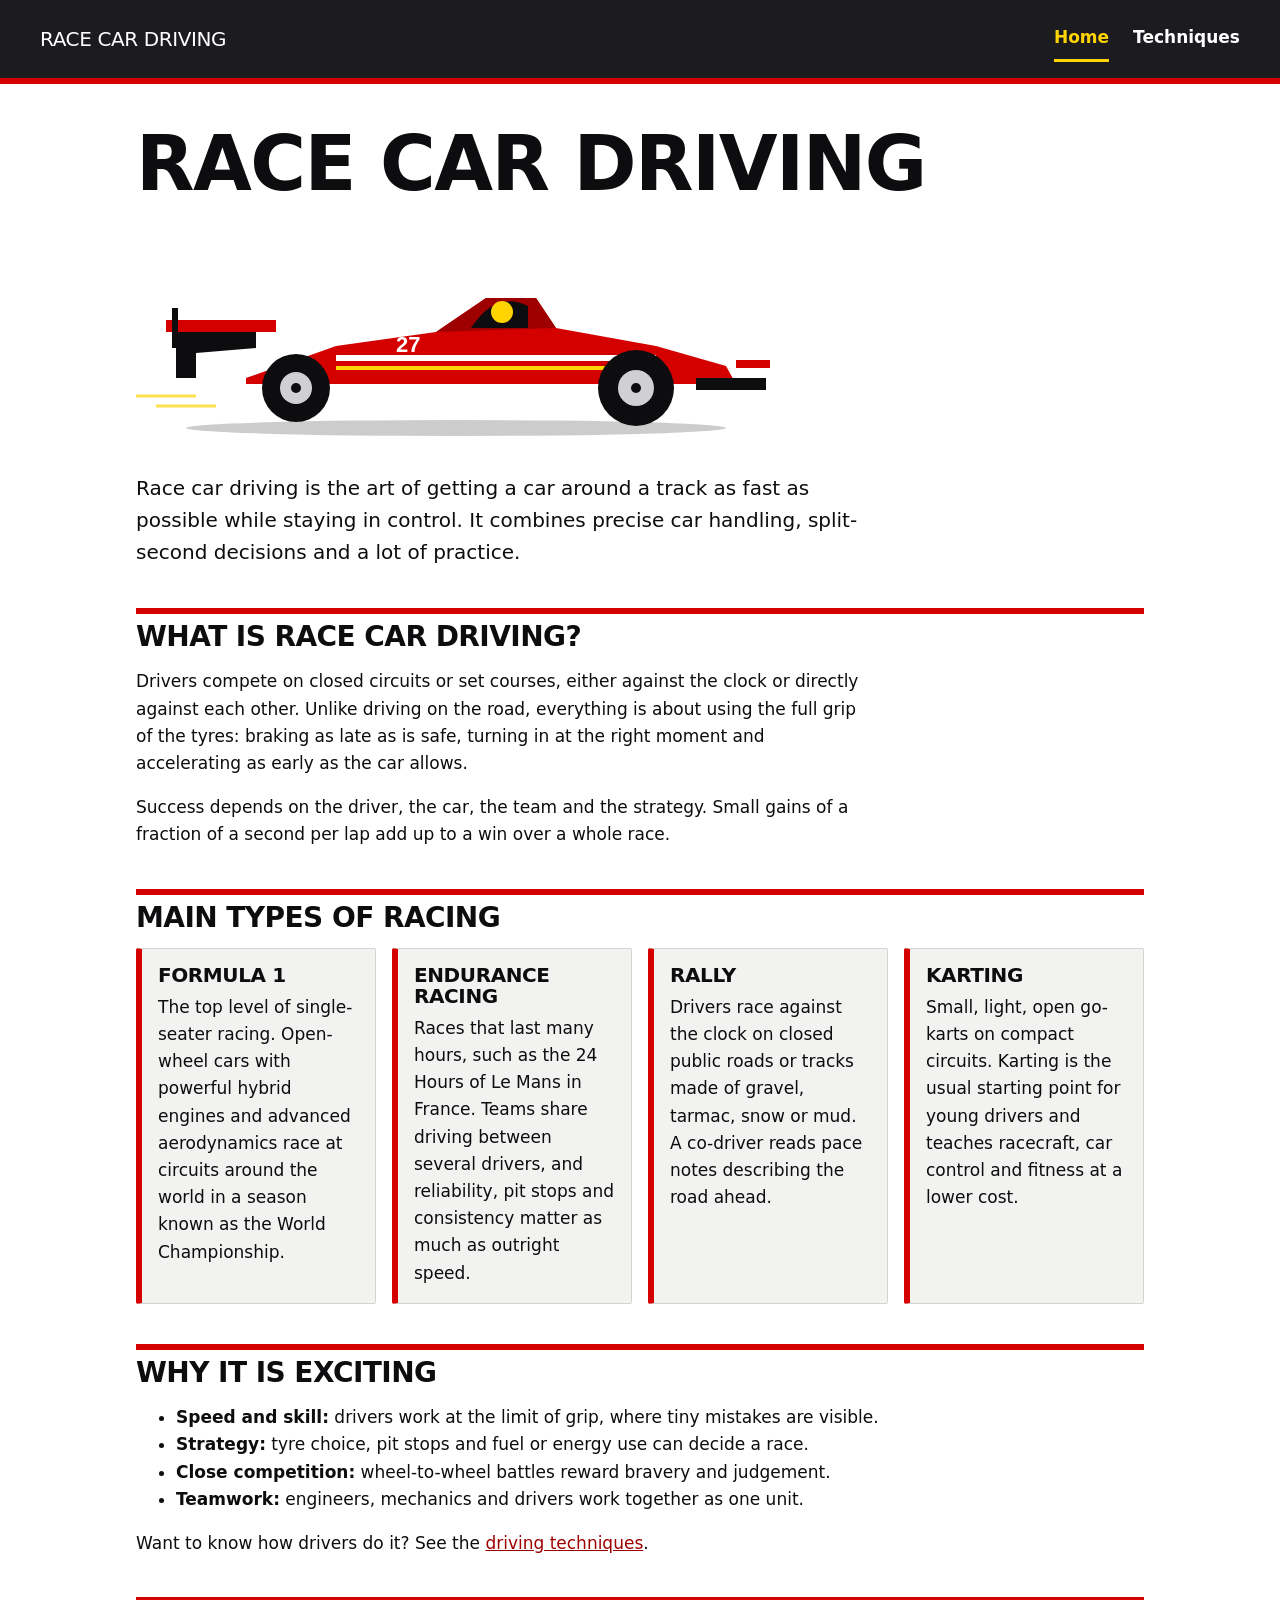
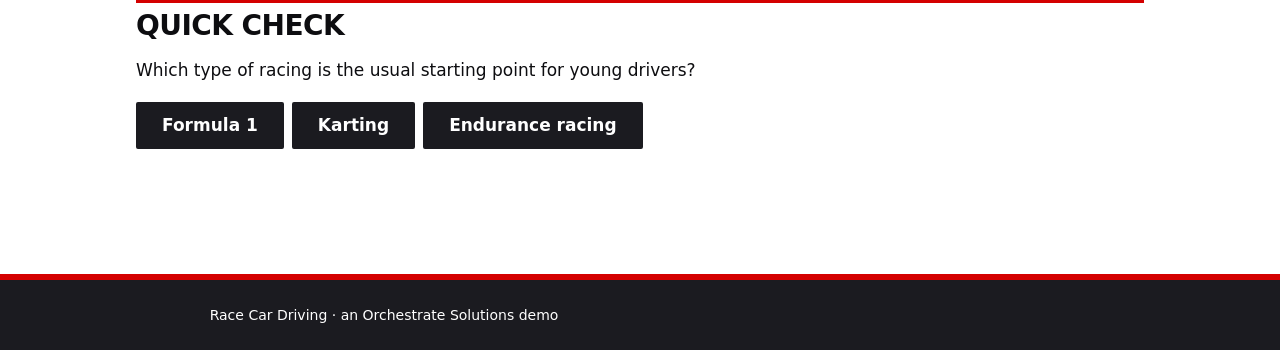
<file: index.html>
<!doctype html>
<html lang="en">
<head>
  <meta charset="utf-8">
  <meta name="viewport" content="width=device-width, initial-scale=1">
  <title>Home | Race Car Driving</title>
  <link rel="stylesheet" href="css/tokens.css">
  <link rel="stylesheet" href="css/layout.css">
  <link rel="stylesheet" href="css/site.css">
</head>
<body>
  <a class="skip-link" href="#main">Skip to content</a>
  <header class="site-header">
    <a class="brand" href="index.html">Race Car Driving</a>
    <nav aria-label="Main">
      <ul>
        <li><a href="index.html">Home</a></li>
        <li><a href="pages/techniques.html">Techniques</a></li>
      </ul>
    </nav>
  </header>
  <main id="main">
    <h1>Race Car Driving</h1>
    <img src="assets/f1-car.svg" width="640" height="220" style="max-width:100%;height:auto" alt="Side view of a red open-wheel Formula 1 style race car">
    <p class="lead">Race car driving is the art of getting a car around a track as fast as possible while staying in control. It combines precise car handling, split-second decisions and a lot of practice.</p>

    <section aria-labelledby="what">
      <h2 id="what">What is race car driving?</h2>
      <p>Drivers compete on closed circuits or set courses, either against the clock or directly against each other. Unlike driving on the road, everything is about using the full grip of the tyres: braking as late as is safe, turning in at the right moment and accelerating as early as the car allows.</p>
      <p>Success depends on the driver, the car, the team and the strategy. Small gains of a fraction of a second per lap add up to a win over a whole race.</p>
    </section>

    <section aria-labelledby="types">
      <h2 id="types">Main types of racing</h2>
      <ul class="cards">
        <li><h3>Formula 1</h3><p>The top level of single-seater racing. Open-wheel cars with powerful hybrid engines and advanced aerodynamics race at circuits around the world in a season known as the World Championship.</p></li>
        <li><h3>Endurance racing</h3><p>Races that last many hours, such as the 24 Hours of Le Mans in France. Teams share driving between several drivers, and reliability, pit stops and consistency matter as much as outright speed.</p></li>
        <li><h3>Rally</h3><p>Drivers race against the clock on closed public roads or tracks made of gravel, tarmac, snow or mud. A co-driver reads pace notes describing the road ahead.</p></li>
        <li><h3>Karting</h3><p>Small, light, open go-karts on compact circuits. Karting is the usual starting point for young drivers and teaches racecraft, car control and fitness at a lower cost.</p></li>
      </ul>
    </section>

    <section aria-labelledby="why">
      <h2 id="why">Why it is exciting</h2>
      <ul>
        <li><strong>Speed and skill:</strong> drivers work at the limit of grip, where tiny mistakes are visible.</li>
        <li><strong>Strategy:</strong> tyre choice, pit stops and fuel or energy use can decide a race.</li>
        <li><strong>Close competition:</strong> wheel-to-wheel battles reward bravery and judgement.</li>
        <li><strong>Teamwork:</strong> engineers, mechanics and drivers work together as one unit.</li>
      </ul>
      <p>Want to know how drivers do it? See the <a href="pages/techniques.html">driving techniques</a>.</p>
    </section>

    <section aria-labelledby="quiz">
      <h2 id="quiz">Quick check</h2>
      <p>Which type of racing is the usual starting point for young drivers?</p>
      <div id="quiz-options" class="quiz" role="group" aria-label="Quiz answers"></div>
      <p id="quiz-result" role="status" aria-live="polite"></p>
    </section>
  </main>
  <footer class="site-footer"><p>Race Car Driving &middot; an Orchestrate Solutions demo</p></footer>
  <script src="js/nav.js"></script>
  <script src="js/app.js"></script>
</body>
</html>
</file>
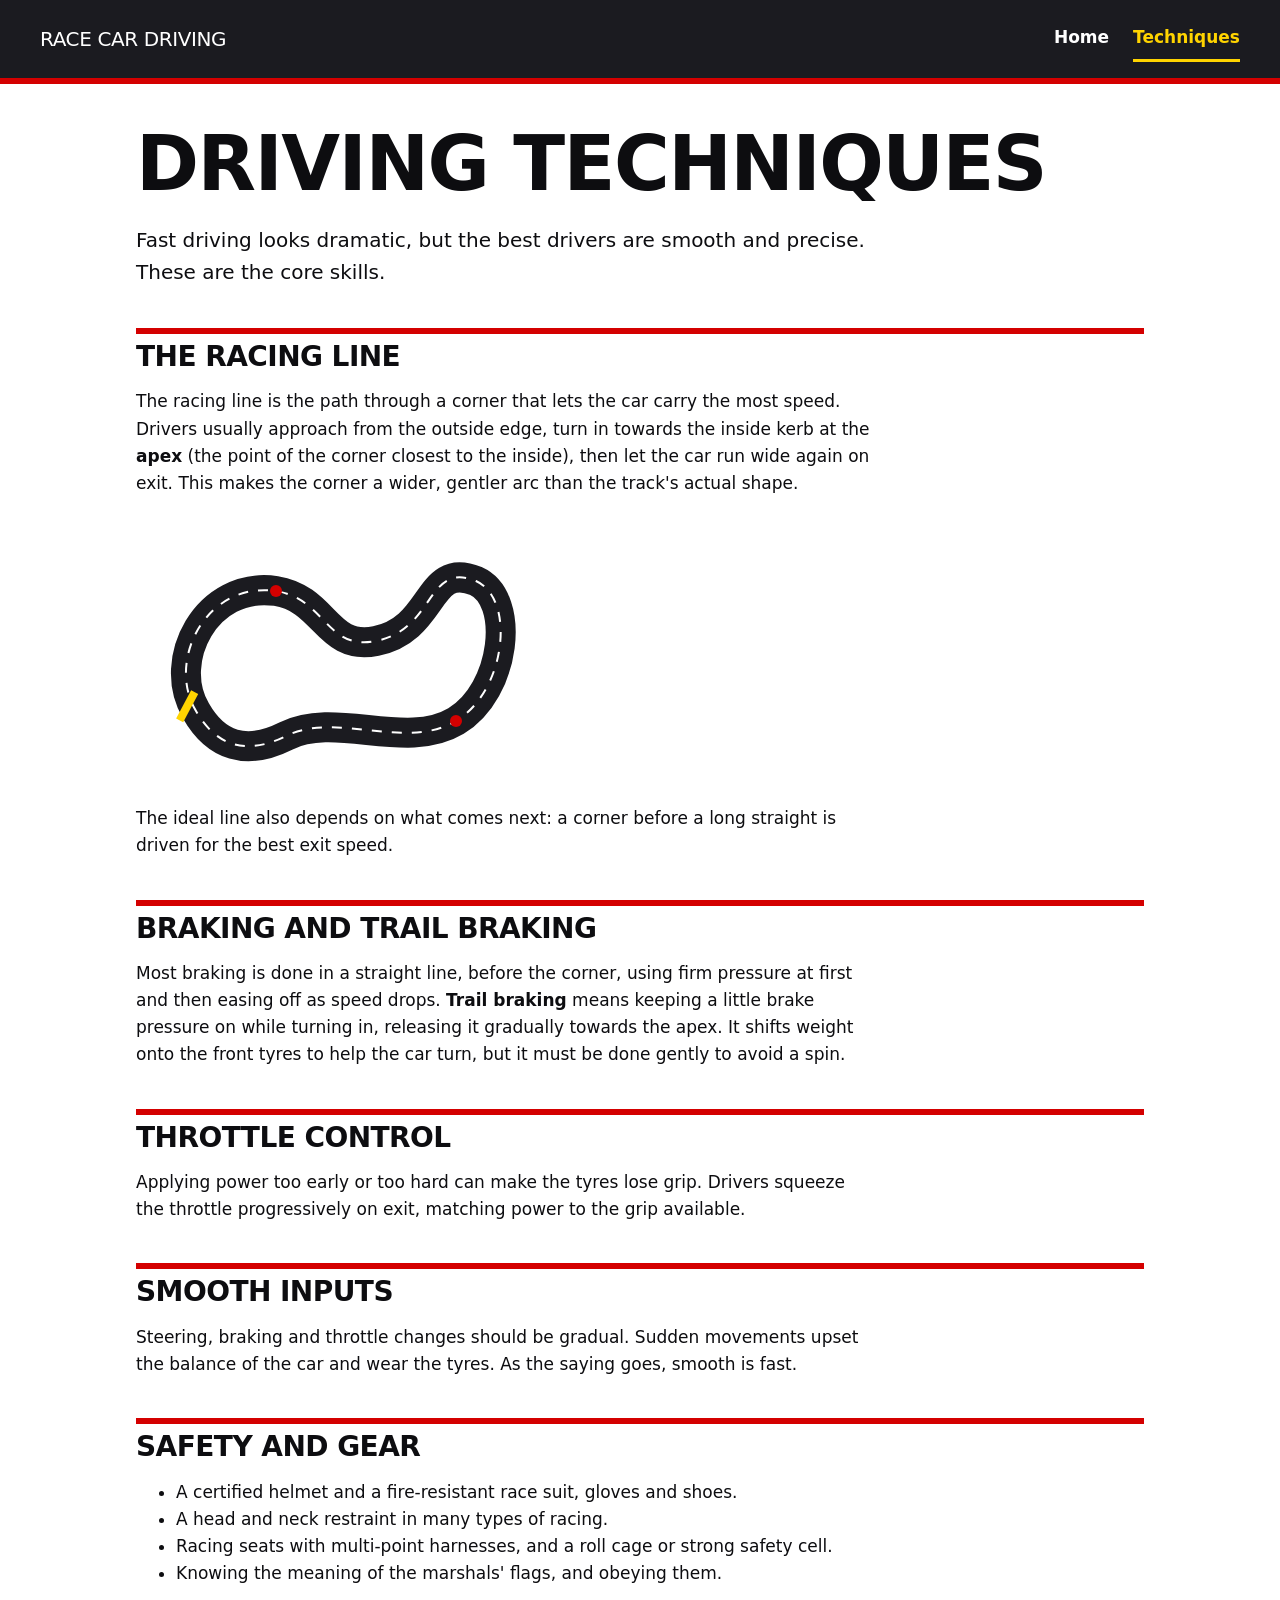
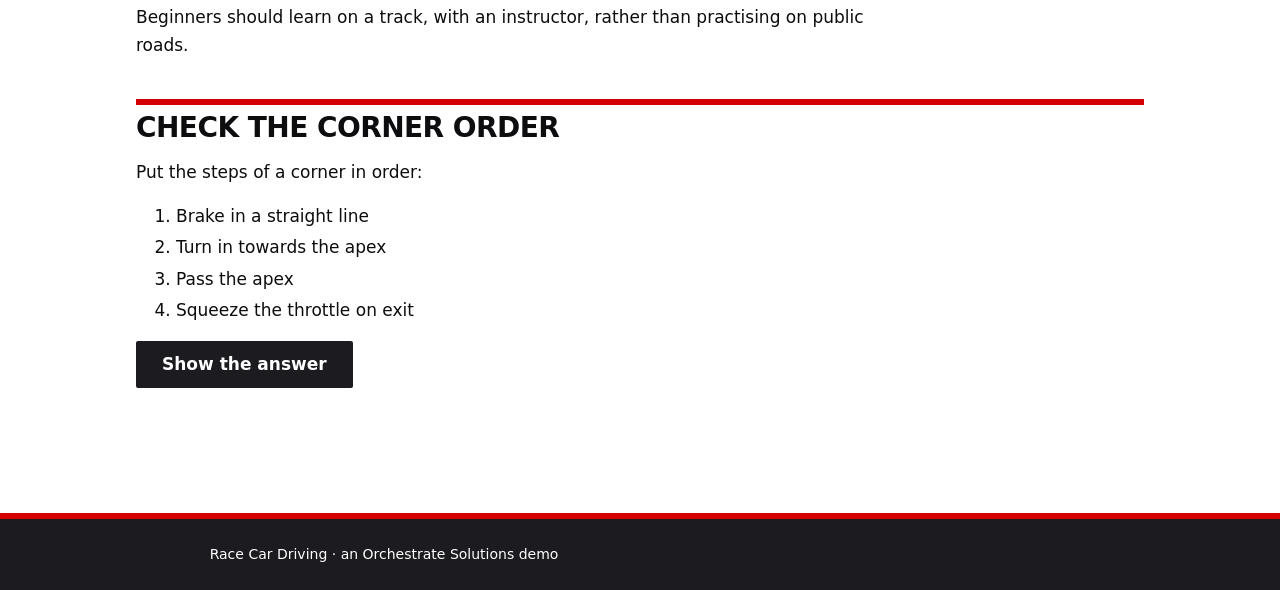
<file: pages/techniques.html>
<!doctype html>
<html lang="en">
<head>
  <meta charset="utf-8">
  <meta name="viewport" content="width=device-width, initial-scale=1">
  <title>Techniques | Race Car Driving</title>
  <link rel="stylesheet" href="../css/tokens.css">
  <link rel="stylesheet" href="../css/layout.css">
  <link rel="stylesheet" href="../css/site.css">
</head>
<body>
  <a class="skip-link" href="#main">Skip to content</a>
  <header class="site-header">
    <a class="brand" href="../index.html">Race Car Driving</a>
    <nav aria-label="Main">
      <ul>
        <li><a href="../index.html">Home</a></li>
        <li><a href="../pages/techniques.html">Techniques</a></li>
      </ul>
    </nav>
  </header>
  <main id="main">
    <h1>Driving Techniques</h1>
    <p class="lead">Fast driving looks dramatic, but the best drivers are smooth and precise. These are the core skills.</p>

    <section aria-labelledby="line">
      <h2 id="line">The racing line</h2>
      <p>The racing line is the path through a corner that lets the car carry the most speed. Drivers usually approach from the outside edge, turn in towards the inside kerb at the <strong>apex</strong> (the point of the corner closest to the inside), then let the car run wide again on exit. This makes the corner a wider, gentler arc than the track's actual shape.</p>
      <img src="../assets/track.svg" width="400" height="260" style="max-width:100%;height:auto" alt="Top-down outline of a winding race circuit with a start line">
      <p>The ideal line also depends on what comes next: a corner before a long straight is driven for the best exit speed.</p>
    </section>

    <section aria-labelledby="braking">
      <h2 id="braking">Braking and trail braking</h2>
      <p>Most braking is done in a straight line, before the corner, using firm pressure at first and then easing off as speed drops. <strong>Trail braking</strong> means keeping a little brake pressure on while turning in, releasing it gradually towards the apex. It shifts weight onto the front tyres to help the car turn, but it must be done gently to avoid a spin.</p>
    </section>

    <section aria-labelledby="throttle">
      <h2 id="throttle">Throttle control</h2>
      <p>Applying power too early or too hard can make the tyres lose grip. Drivers squeeze the throttle progressively on exit, matching power to the grip available.</p>
    </section>

    <section aria-labelledby="smooth">
      <h2 id="smooth">Smooth inputs</h2>
      <p>Steering, braking and throttle changes should be gradual. Sudden movements upset the balance of the car and wear the tyres. As the saying goes, smooth is fast.</p>
    </section>

    <section aria-labelledby="safety">
      <h2 id="safety">Safety and gear</h2>
      <ul>
        <li>A certified helmet and a fire-resistant race suit, gloves and shoes.</li>
        <li>A head and neck restraint in many types of racing.</li>
        <li>Racing seats with multi-point harnesses, and a roll cage or strong safety cell.</li>
        <li>Knowing the meaning of the marshals' flags, and obeying them.</li>
      </ul>
      <p>Beginners should learn on a track, with an instructor, rather than practising on public roads.</p>
    </section>

    <section aria-labelledby="tips">
      <h2 id="tips">Check the corner order</h2>
      <p>Put the steps of a corner in order:</p>
      <ol id="corner-steps" class="steps"></ol>
      <button type="button" id="steps-reveal">Show the answer</button>
      <p id="steps-answer" role="status" aria-live="polite"></p>
    </section>
  </main>
  <footer class="site-footer"><p>Race Car Driving &middot; an Orchestrate Solutions demo</p></footer>
  <script src="../js/nav.js"></script>
  <script src="../js/app.js"></script>
</body>
</html>
</file>
<file: css/tokens.css>
:root {
  /* Palette: racing red, asphalt black, paper white, signal yellow.
     Contrast: --ink on --bg 17:1; --bg on --accent 5.9:1; --ink on --signal 15:1; --muted on --bg 7.4:1 */
  --bg: #ffffff;
  --surface: #f2f2f0;
  --ink: #0d0d10;
  --muted: #4a4a52;
  --accent: #d40000;
  --accent-dark: #9e0000;
  --signal: #ffd400;
  --asphalt: #1b1b20;
  --on-dark: #ffffff;
  --border: #d4d4d0;
  --focus: #0050d8;

  /* Type: system fonts only. Bold, tight, condensed-feeling headings. */
  --font-display: "Arial Black", "Helvetica Neue", Impact, system-ui, sans-serif;
  --font-body: system-ui, -apple-system, "Segoe UI", Roboto, Arial, sans-serif;
  --text-sm: 0.875rem;
  --text-base: 1.0625rem;
  --text-lg: 1.25rem;
  --text-xl: 1.75rem;
  --text-2xl: clamp(2rem, 5vw, 3rem);
  --text-3xl: clamp(2.6rem, 8vw, 4.75rem);
  --leading: 1.6;
  --leading-tight: 1.05;
  --tracking-display: -0.02em;

  /* Spacing and shape (sharp corners suit the racing feel) */
  --space-1: 0.25rem;
  --space-2: 0.5rem;
  --space-3: 1rem;
  --space-4: 1.5rem;
  --space-5: 2.5rem;
  --space-6: 4rem;
  --radius: 2px;
  --radius-lg: 6px;
  --stripe: 6px;
  --max-width: 68rem;
}

@media (prefers-color-scheme: dark) {
  :root {
    --bg: #0d0d10;
    --surface: #1b1b20;
    --ink: #f5f5f2;
    --muted: #b8b8c0;
    --accent: #ff3b30;
    --border: #3a3a42;
    --focus: #7fb0ff;
  }
}
</file>
<file: css/layout.css>
/* UI/UX: layout, header, nav, footer. Mobile first. */
*, *::before, *::after { box-sizing: border-box; }
body { margin: 0; background: var(--bg); color: var(--ink); font-family: var(--font-body); font-size: var(--text-base); line-height: var(--leading); }

:where(a, button, input, select, textarea, summary):focus-visible { outline: 3px solid var(--focus); outline-offset: 3px; }

.skip-link { position: absolute; left: var(--space-3); top: -4rem; z-index: 100; padding: var(--space-2) var(--space-3); background: var(--signal); color: var(--ink); font-weight: 700; border-radius: var(--radius); }
.skip-link:focus { top: var(--space-2); }

.site-header { position: relative; display: flex; flex-wrap: wrap; align-items: center; justify-content: space-between; gap: var(--space-2) var(--space-3); padding: var(--space-3); background: var(--asphalt); color: var(--on-dark); border-bottom: var(--stripe) solid var(--accent); }
.brand { color: var(--on-dark); font-family: var(--font-display); font-size: var(--text-lg); letter-spacing: var(--tracking-display); text-transform: uppercase; text-decoration: none; }
.site-header nav ul { display: flex; flex-wrap: wrap; gap: var(--space-1) var(--space-3); margin: 0; padding: 0; list-style: none; }
.site-header nav a { display: inline-block; padding: var(--space-2) 0; min-height: 44px; color: var(--on-dark); text-decoration: none; font-weight: 600; border-bottom: 3px solid transparent; }
.site-header nav a:hover { border-bottom-color: var(--signal); }
.site-header nav a[aria-current="page"] { border-bottom-color: var(--signal); color: var(--signal); }
.site-header a:focus-visible, .nav-toggle:focus-visible { outline-color: var(--signal); }

/* Menu button: only added by nav.js, so without JS the links simply show. */
.nav-toggle { min-height: 44px; min-width: 44px; padding: var(--space-2) var(--space-3); background: transparent; color: var(--on-dark); border: 2px solid var(--on-dark); border-radius: var(--radius); font: inherit; font-weight: 700; cursor: pointer; }
.js .site-header nav { flex-basis: 100%; }
.js .site-header nav[hidden] { display: none; }
.js .site-header nav ul { flex-direction: column; gap: 0; }
.js .site-header nav a { display: block; width: 100%; }

main { max-width: var(--max-width); margin: 0 auto; padding: var(--space-4) var(--space-3) var(--space-5); }
img, svg { max-width: 100%; height: auto; }

.site-footer { padding: var(--space-4) var(--space-3); background: var(--asphalt); color: var(--on-dark); border-top: var(--stripe) solid var(--accent); text-align: center; font-size: var(--text-sm); }
.site-footer p { margin: 0; }

@media (min-width: 48rem) {
  .site-header { padding: var(--space-3) var(--space-5); flex-wrap: nowrap; }
  .nav-toggle { display: none; }
  .js .site-header nav, .js .site-header nav[hidden] { display: block; flex-basis: auto; }
  .js .site-header nav ul { flex-direction: row; gap: var(--space-1) var(--space-4); }
  .js .site-header nav a { display: inline-block; width: auto; }
  main { padding: var(--space-5) var(--space-5) var(--space-6); }
}

@media (prefers-reduced-motion: reduce) { * { scroll-behavior: auto !important; transition: none !important; } }
</file>
<file: css/site.css>
/* Lead Dev: content styles (uses tokens.css; page shell is in layout.css) */
h1, h2, h3 { font-family: var(--font-display); line-height: var(--leading-tight); letter-spacing: var(--tracking-display); text-transform: uppercase; }
h1 { font-size: var(--text-3xl); margin: 0 0 var(--space-3); }
h2 { font-size: var(--text-xl); margin: var(--space-5) 0 var(--space-3); padding-top: var(--space-2); border-top: var(--stripe) solid var(--accent); }
h3 { font-size: var(--text-lg); margin: 0 0 var(--space-2); }
.lead { font-size: var(--text-lg); max-width: 46rem; }
p, li { max-width: 46rem; }
a { color: var(--accent-dark); }
main img { display: block; margin: var(--space-4) 0; }

.cards { display: grid; gap: var(--space-3); grid-template-columns: repeat(auto-fit, minmax(15rem, 1fr)); margin: 0; padding: 0; list-style: none; }
.cards li { max-width: none; padding: var(--space-3); background: var(--surface); border: 1px solid var(--border); border-left: var(--stripe) solid var(--accent); border-radius: var(--radius); }
.cards p { margin: 0; }

.quiz { display: flex; flex-wrap: wrap; gap: var(--space-2); }
main button { min-height: 44px; padding: var(--space-2) var(--space-4); background: var(--asphalt); color: var(--on-dark); border: 2px solid var(--asphalt); border-radius: var(--radius); font: inherit; font-weight: 700; cursor: pointer; }
main button:hover { background: var(--accent-dark); border-color: var(--accent-dark); }
#quiz-result, #steps-answer { min-height: 1.6em; font-weight: 700; }
.steps li { margin-bottom: var(--space-1); }

@media (prefers-color-scheme: dark) {
  a { color: var(--accent); }
  main button { border-color: var(--on-dark); }
}
</file>
